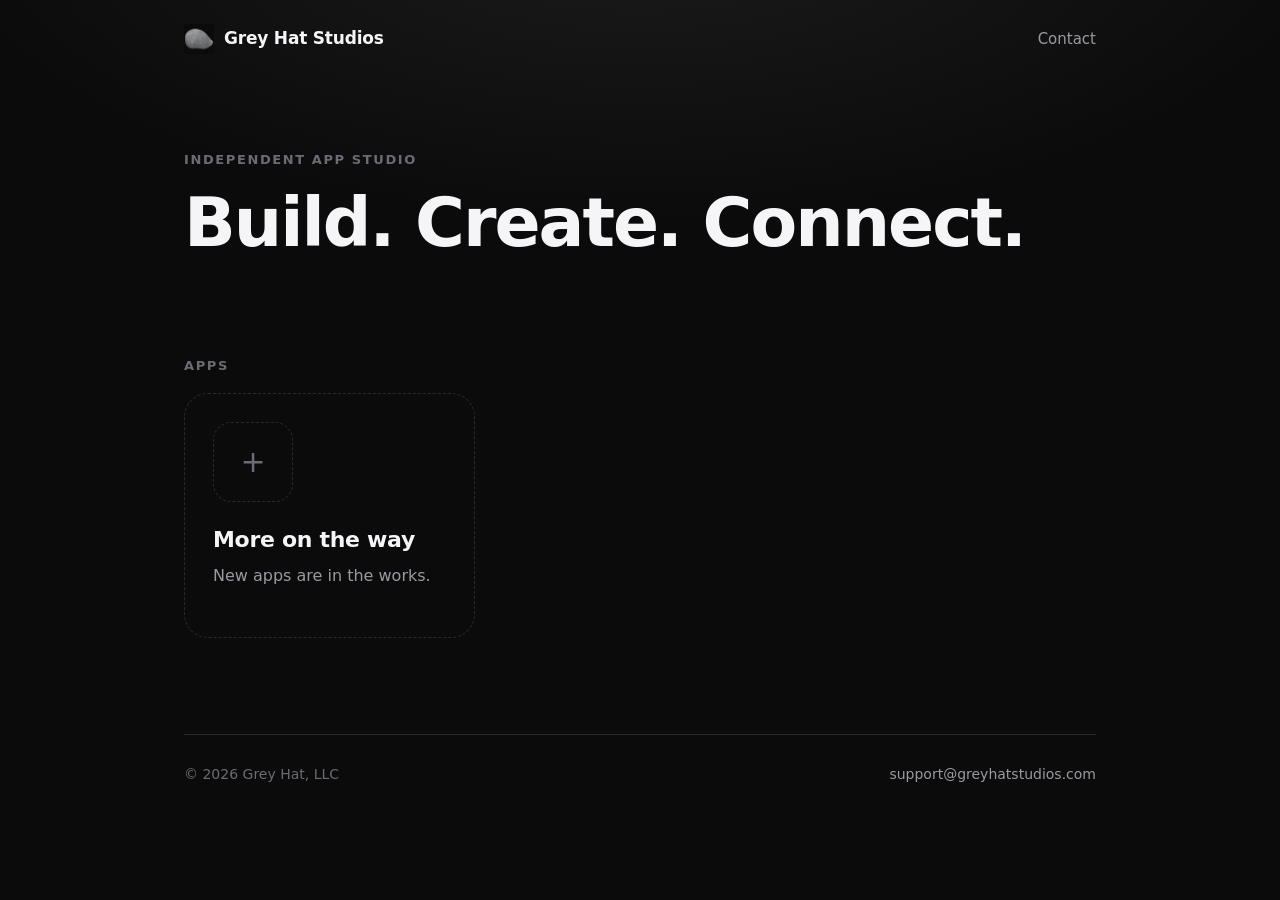
<file: index.html>
<!DOCTYPE html>
<html lang="en">
<head>
    <meta charset="utf-8">
    <meta name="viewport" content="width=device-width, initial-scale=1">
    <title>Grey Hat Studios</title>
    <meta name="description" content="Grey Hat Studios is an independent studio. Build. Create. Connect.">
    <meta name="theme-color" content="#0B0B0C">
    <link rel="icon" href="/logo.png">
    <link rel="stylesheet" href="/style.css">
</head>
<body>
<main>
    <header class="nav">
        <a class="brand" href="/"><img src="/logo.png" alt="">Grey Hat Studios</a>
        <a class="nav-link" href="mailto:support@greyhatstudios.com">Contact</a>
    </header>

    <section class="hero">
        <p class="eyebrow">Independent app studio</p>
        <h1>Build. Create. Connect.</h1>
    </section>

    <p class="eyebrow">Apps</p>
    <section class="grid">

        <article class="app-card placeholder">
            <div class="icon">+</div>
            <h3>More on the way</h3>
            <p>New apps are in the works.</p>
        </article>
    </section>

    <footer>
        <span>© 2026 Grey Hat, LLC</span>
        <a href="mailto:support@greyhatstudios.com">support@greyhatstudios.com</a>
    </footer>
</main>
</body>
</html>
</file>
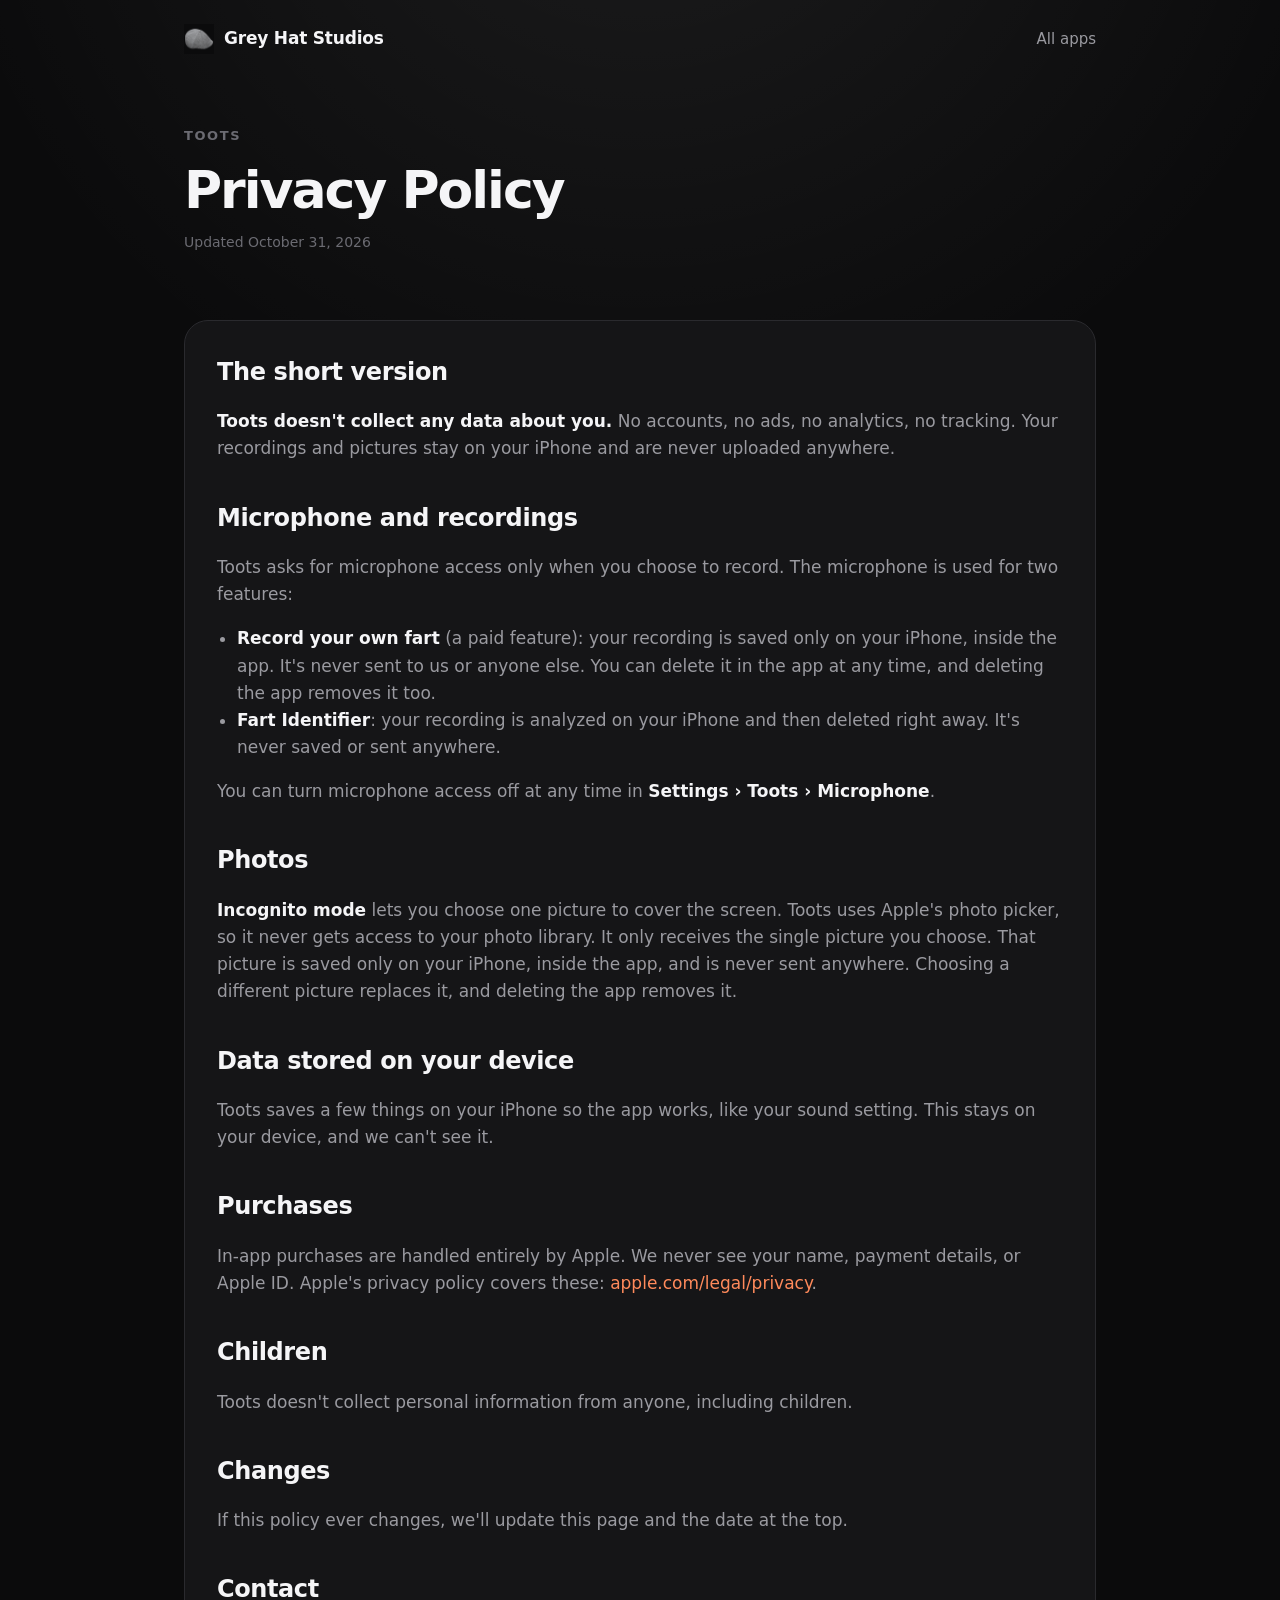
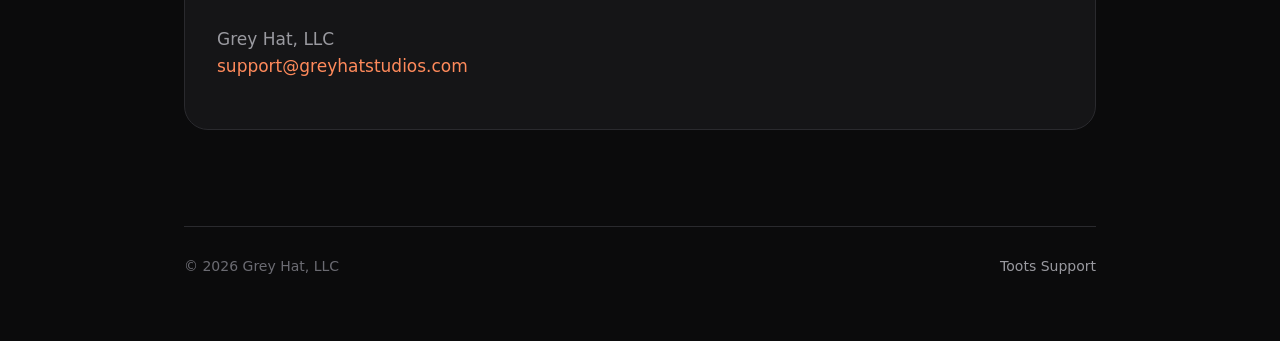
<file: toots/privacy/index.html>
<!DOCTYPE html>
<html lang="en">
<head>
    <meta charset="utf-8">
    <meta name="viewport" content="width=device-width, initial-scale=1">
    <title>Toots Privacy Policy – Grey Hat Studios</title>
    <meta name="theme-color" content="#0B0B0C">
    <link rel="icon" href="/logo.png">
    <link rel="stylesheet" href="/style.css">
</head>
<body>
<main>
    <header class="nav">
        <a class="brand" href="/"><img src="/logo.png" alt="">Grey Hat Studios</a>
        <a class="nav-link" href="/">All apps</a>
    </header>

    <section class="page-header">
        <p class="eyebrow">Toots</p>
        <h1>Privacy Policy</h1>
        <p class="small">Updated October 31, 2026</p>
    </section>

    <div class="card">
        <h2>The short version</h2>
        <p><strong>Toots doesn't collect any data about you.</strong> No accounts, no ads, no analytics, no tracking. Your recordings and pictures stay on your iPhone and are never uploaded anywhere.</p>

        <h2>Microphone and recordings</h2>
        <p>Toots asks for microphone access only when you choose to record. The microphone is used for two features:</p>
        <ul>
            <li><strong>Record your own fart</strong> (a paid feature): your recording is saved only on your iPhone, inside the app. It's never sent to us or anyone else. You can delete it in the app at any time, and deleting the app removes it too.</li>
            <li><strong>Fart Identifier</strong>: your recording is analyzed on your iPhone and then deleted right away. It's never saved or sent anywhere.</li>
        </ul>
        <p>You can turn microphone access off at any time in <strong>Settings › Toots › Microphone</strong>.</p>

        <h2>Photos</h2>
        <p><strong>Incognito mode</strong> lets you choose one picture to cover the screen. Toots uses Apple's photo picker, so it never gets access to your photo library. It only receives the single picture you choose. That picture is saved only on your iPhone, inside the app, and is never sent anywhere. Choosing a different picture replaces it, and deleting the app removes it.</p>

        <h2>Data stored on your device</h2>
        <p>Toots saves a few things on your iPhone so the app works, like your sound setting. This stays on your device, and we can't see it.</p>

        <h2>Purchases</h2>
        <p>In-app purchases are handled entirely by Apple. We never see your name, payment details, or Apple ID. Apple's privacy policy covers these: <a href="https://www.apple.com/legal/privacy/">apple.com/legal/privacy</a>.</p>

        <h2>Children</h2>
        <p>Toots doesn't collect personal information from anyone, including children.</p>

        <h2>Changes</h2>
        <p>If this policy ever changes, we'll update this page and the date at the top.</p>

        <h2>Contact</h2>
        <p>Grey Hat, LLC<br><a href="mailto:support@greyhatstudios.com">support@greyhatstudios.com</a></p>
    </div>

    <footer>
        <span>© 2026 Grey Hat, LLC</span>
        <a href="/toots/support/">Toots Support</a>
    </footer>
</main>
</body>
</html>
</file>
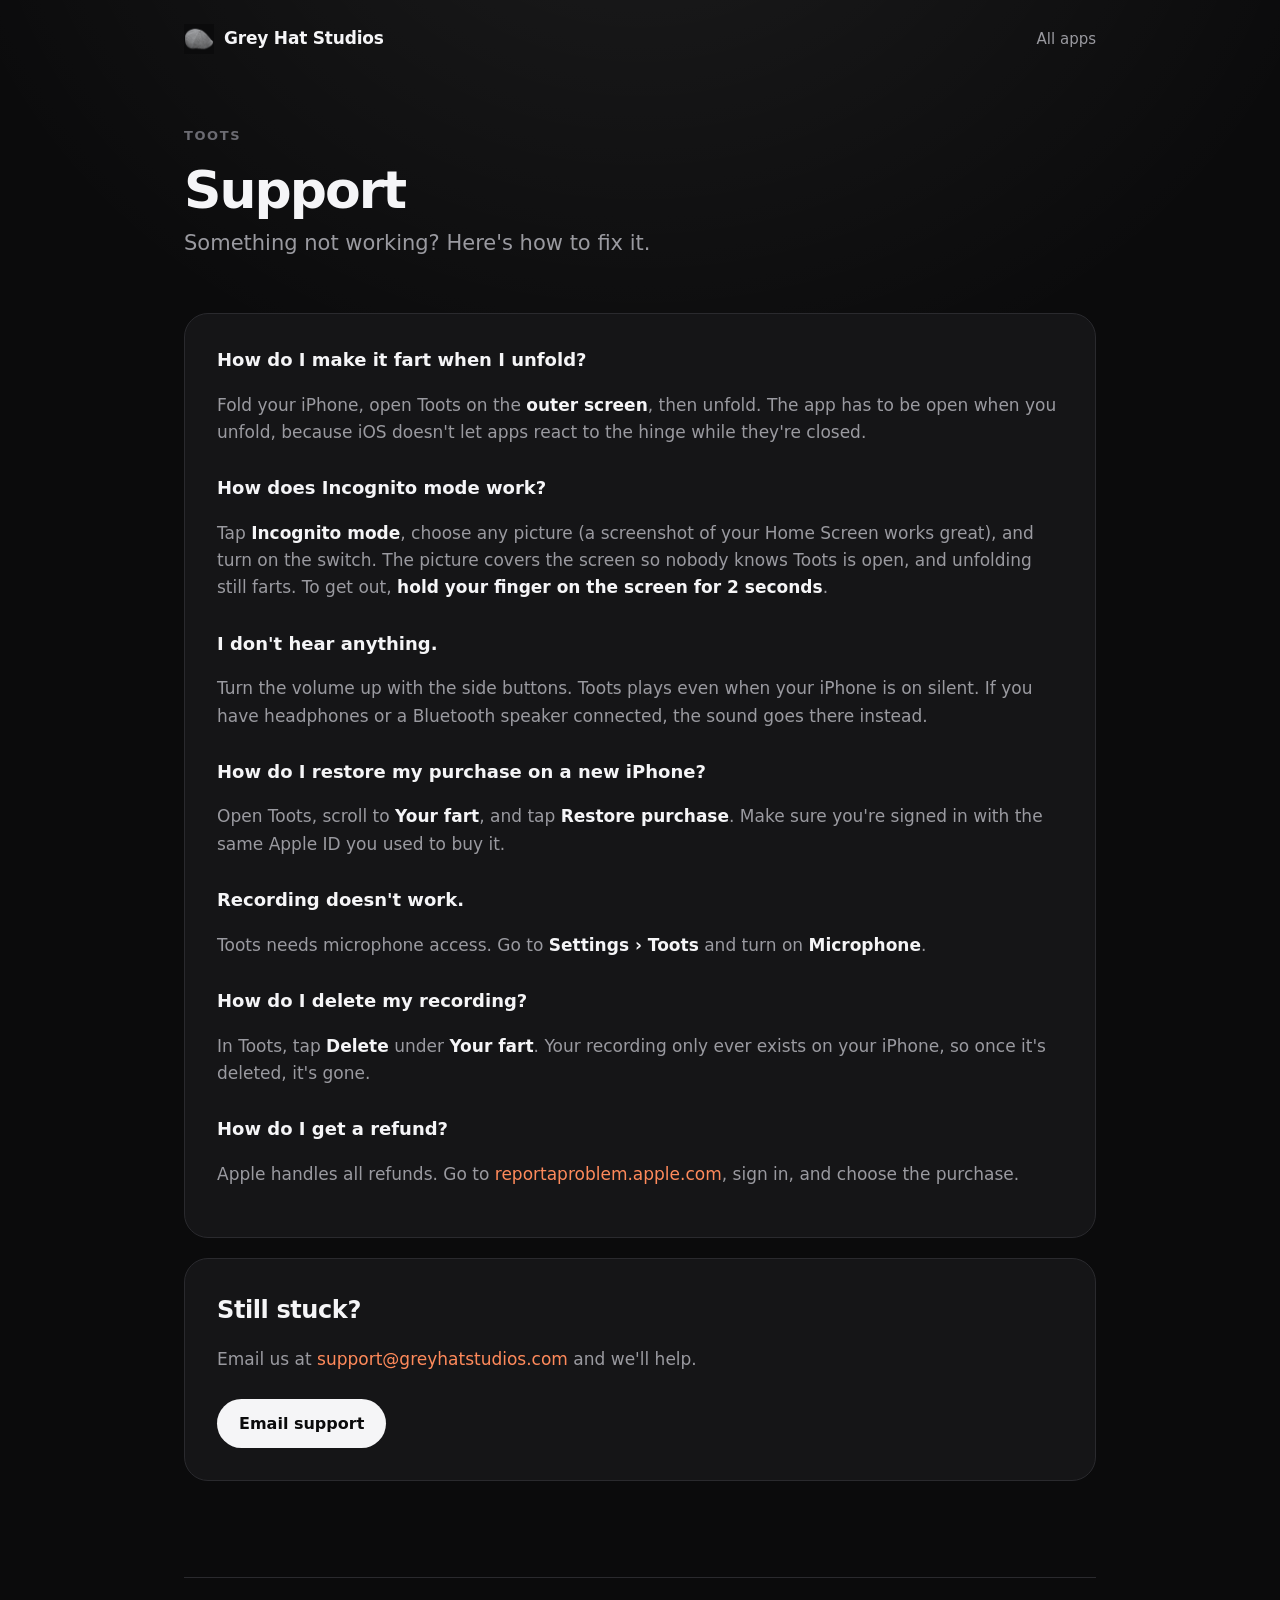
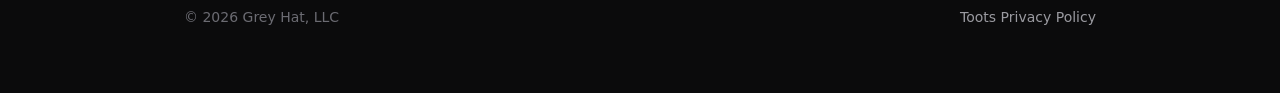
<file: toots/support/index.html>
<!DOCTYPE html>
<html lang="en">
<head>
    <meta charset="utf-8">
    <meta name="viewport" content="width=device-width, initial-scale=1">
    <title>Toots Support – Grey Hat Studios</title>
    <meta name="theme-color" content="#0B0B0C">
    <link rel="icon" href="/logo.png">
    <link rel="stylesheet" href="/style.css">
</head>
<body>
<main>
    <header class="nav">
        <a class="brand" href="/"><img src="/logo.png" alt="">Grey Hat Studios</a>
        <a class="nav-link" href="/">All apps</a>
    </header>

    <section class="page-header">
        <p class="eyebrow">Toots</p>
        <h1>Support</h1>
        <p class="lead">Something not working? Here's how to fix it.</p>
    </section>

    <div class="card">
        <h3>How do I make it fart when I unfold?</h3>
        <p>Fold your iPhone, open Toots on the <strong>outer screen</strong>, then unfold. The app has to be open when you unfold, because iOS doesn't let apps react to the hinge while they're closed.</p>

        <h3>How does Incognito mode work?</h3>
        <p>Tap <strong>Incognito mode</strong>, choose any picture (a screenshot of your Home Screen works great), and turn on the switch. The picture covers the screen so nobody knows Toots is open, and unfolding still farts. To get out, <strong>hold your finger on the screen for 2 seconds</strong>.</p>

        <h3>I don't hear anything.</h3>
        <p>Turn the volume up with the side buttons. Toots plays even when your iPhone is on silent. If you have headphones or a Bluetooth speaker connected, the sound goes there instead.</p>

        <h3>How do I restore my purchase on a new iPhone?</h3>
        <p>Open Toots, scroll to <strong>Your fart</strong>, and tap <strong>Restore purchase</strong>. Make sure you're signed in with the same Apple ID you used to buy it.</p>

        <h3>Recording doesn't work.</h3>
        <p>Toots needs microphone access. Go to <strong>Settings › Toots</strong> and turn on <strong>Microphone</strong>.</p>

        <h3>How do I delete my recording?</h3>
        <p>In Toots, tap <strong>Delete</strong> under <strong>Your fart</strong>. Your recording only ever exists on your iPhone, so once it's deleted, it's gone.</p>

        <h3>How do I get a refund?</h3>
        <p>Apple handles all refunds. Go to <a href="https://reportaproblem.apple.com">reportaproblem.apple.com</a>, sign in, and choose the purchase.</p>
    </div>

    <div class="card">
        <h2>Still stuck?</h2>
        <p>Email us at <a href="mailto:support@greyhatstudios.com">support@greyhatstudios.com</a> and we'll help.</p>
        <a class="button" href="mailto:support@greyhatstudios.com?subject=Toots%20support">Email support</a>
    </div>

    <footer>
        <span>© 2026 Grey Hat, LLC</span>
        <a href="/toots/privacy/">Toots Privacy Policy</a>
    </footer>
</main>
</body>
</html>
</file>
<file: style.css>
/* Grey Hat Studios – dark, minimal studio look. Colorful app icons do the talking. */
:root {
    --bg: #0B0B0C;
    --surface: #151517;
    --surface-hover: #1C1C1F;
    --border: #2A2A2E;
    --text: #F5F5F7;
    --muted: #9A9AA0;
    --faint: #6B6B72;
    --accent: #FF8A5B; /* Toots peach, used sparingly for links */
}

* { box-sizing: border-box; }

html { -webkit-text-size-adjust: 100%; }

body {
    margin: 0;
    min-height: 100vh;
    font-family: -apple-system, BlinkMacSystemFont, "SF Pro Text", "Inter", system-ui, "Segoe UI", sans-serif;
    color: var(--text);
    background: var(--bg);
    line-height: 1.6;
    -webkit-font-smoothing: antialiased;
    /* Faint glow at the top so the black doesn't feel flat. */
    background-image: radial-gradient(ellipse 80% 50% at 50% -10%, rgba(255, 255, 255, 0.07), transparent 70%);
    background-repeat: no-repeat;
}

main {
    max-width: 960px;
    margin: 0 auto;
    padding: 0 24px 64px;
}

/* ---------- Top bar ---------- */

.nav {
    display: flex;
    align-items: center;
    justify-content: space-between;
    padding: 24px 0;
}
.brand {
    display: flex;
    align-items: center;
    gap: 10px;
    color: var(--text);
    text-decoration: none;
    font-weight: 700;
    font-size: 17px;
    letter-spacing: -0.2px;
}
.brand img { width: 30px; height: 30px; }
.nav-link { color: var(--muted); text-decoration: none; font-size: 15px; font-weight: 500; }
.nav-link:hover { color: var(--text); }

/* ---------- Type ---------- */

h1 {
    font-size: clamp(40px, 7vw, 68px);
    font-weight: 700;
    letter-spacing: -2px;
    line-height: 1.05;
    margin: 0 0 18px;
}
h2 { font-size: 24px; font-weight: 700; letter-spacing: -0.4px; margin: 36px 0 8px; }
h3 { font-size: 18px; font-weight: 600; margin: 28px 0 4px; }
p, li { font-size: 17px; color: var(--muted); }
strong { color: var(--text); font-weight: 600; }

a { color: var(--accent); text-decoration: none; }
a:hover { text-decoration: underline; }

.eyebrow {
    font-size: 13px;
    font-weight: 600;
    letter-spacing: 1.6px;
    text-transform: uppercase;
    color: var(--faint);
    margin: 0 0 16px;
}
.lead { font-size: 21px; max-width: 560px; margin: 0; }
.small { font-size: 14px; color: var(--faint); }

/* ---------- Home ---------- */

.hero { padding: 72px 0 80px; }

.grid {
    display: grid;
    grid-template-columns: repeat(auto-fill, minmax(280px, 1fr));
    gap: 20px;
}

.app-card {
    display: flex;
    flex-direction: column;
    background: var(--surface);
    border: 1px solid var(--border);
    border-radius: 24px;
    padding: 28px;
    transition: transform 0.2s ease, background 0.2s ease, border-color 0.2s ease;
}
.app-card:hover { transform: translateY(-3px); background: var(--surface-hover); border-color: #3A3A3F; }
.app-card .icon {
    width: 80px;
    height: 80px;
    border-radius: 18px;
    margin-bottom: 20px;
    box-shadow: 0 8px 24px rgba(0, 0, 0, 0.5);
}
.app-card h3 { margin: 0 0 6px; font-size: 22px; font-weight: 700; letter-spacing: -0.3px; }
.app-card p { margin: 0 0 20px; font-size: 16px; flex-grow: 1; }
.app-card .links { display: flex; gap: 18px; flex-wrap: wrap; font-size: 15px; font-weight: 500; }

.status {
    display: inline-block;
    align-self: flex-start;
    font-size: 12px;
    font-weight: 600;
    letter-spacing: 0.4px;
    color: var(--muted);
    border: 1px solid var(--border);
    border-radius: 999px;
    padding: 3px 10px;
    margin-bottom: 14px;
}

.app-card.placeholder {
    background: transparent;
    border-style: dashed;
    align-items: flex-start;
    justify-content: center;
}
.app-card.placeholder:hover { transform: none; background: transparent; border-color: var(--border); }
.placeholder .icon {
    display: grid;
    place-items: center;
    border: 1px dashed var(--border);
    box-shadow: none;
    font-size: 30px;
    color: var(--faint);
}

/* ---------- Content pages (support, privacy) ---------- */

.page-header { padding: 48px 0 32px; }
.page-header h1 { font-size: clamp(36px, 6vw, 52px); margin-bottom: 10px; }

.card {
    background: var(--surface);
    border: 1px solid var(--border);
    border-radius: 24px;
    padding: 32px;
    margin: 20px 0;
}
.card > :first-child { margin-top: 0; }
.card ul { padding-left: 20px; }

.button {
    display: inline-block;
    background: var(--text);
    color: var(--bg);
    font-weight: 600;
    font-size: 16px;
    padding: 12px 22px;
    border-radius: 999px;
    margin-top: 8px;
}
.button:hover { text-decoration: none; opacity: 0.85; }

/* ---------- Footer ---------- */

footer {
    margin-top: 96px;
    padding-top: 28px;
    border-top: 1px solid var(--border);
    display: flex;
    justify-content: space-between;
    flex-wrap: wrap;
    gap: 12px;
    font-size: 14px;
    color: var(--faint);
}
footer a { color: var(--muted); }

@media (max-width: 520px) {
    .hero { padding: 40px 0 56px; }
    h1 { letter-spacing: -1.2px; }
    .lead { font-size: 19px; }
    .card { padding: 24px; }
}
</file>
